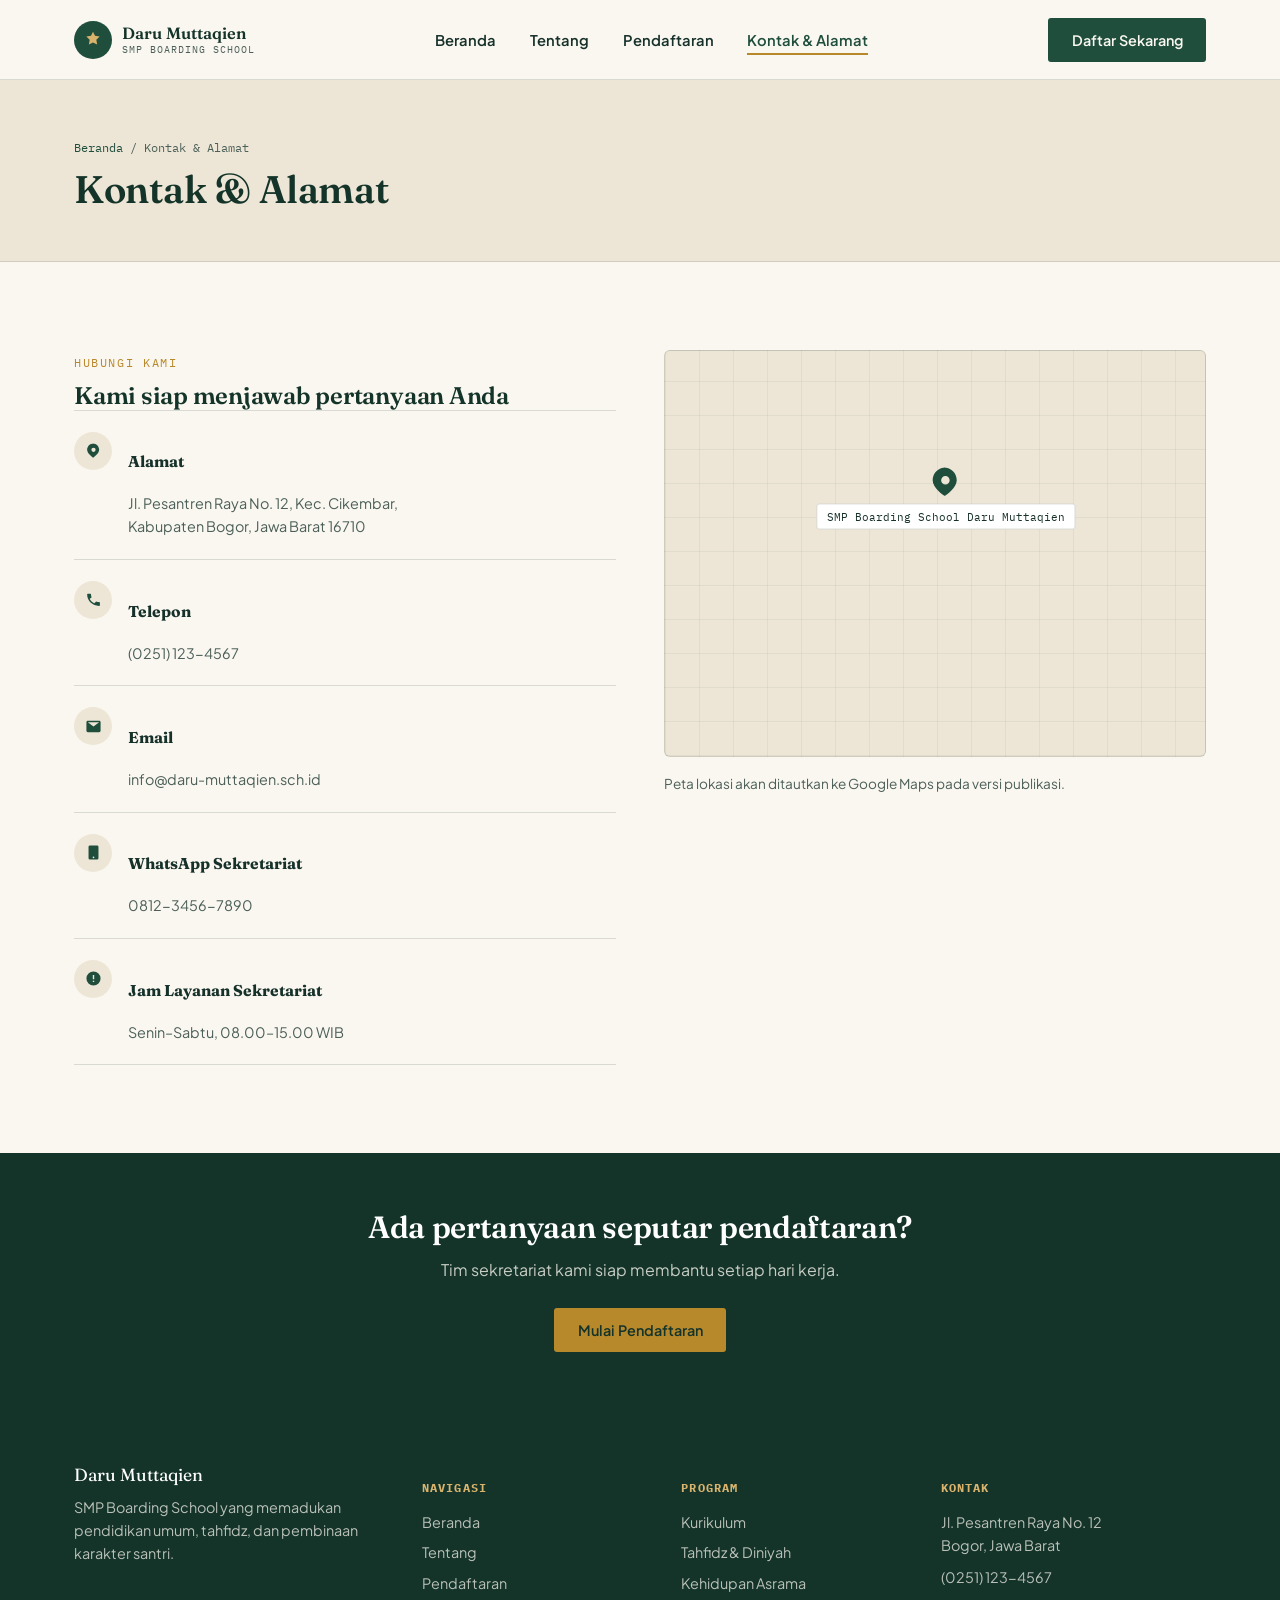
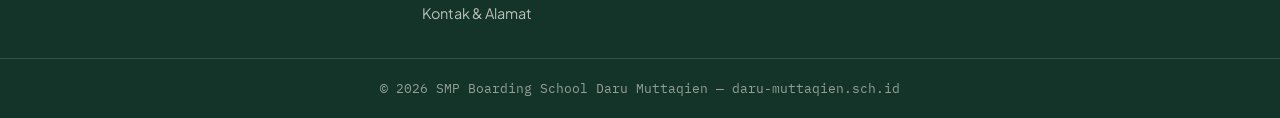
<file: kontak.html>
<!DOCTYPE html>
<html lang="id">
<head>
<meta charset="UTF-8">
<meta name="viewport" content="width=device-width, initial-scale=1.0">
<title>Kontak &amp; Alamat — SMP Boarding School Daru Muttaqien</title>
<link rel="stylesheet" href="style.css">
</head>
<body>
<a href="#main" class="skip-link">Lompat ke konten</a>

<header class="site">
  <div class="nav-wrap">
    <a href="index.html" class="brand">
      <span class="mark"><svg viewBox="0 0 24 24"><path d="M12 2l2.4 4.86L20 7.9l-4 3.9.95 5.55L12 14.9l-4.95 2.45L8 11.8l-4-3.9 5.6-1.04L12 2z"/></svg></span>
      <span class="name">Daru Muttaqien<small>SMP Boarding School</small></span>
    </a>
    <nav class="primary">
      <ul>
        <li><a href="index.html">Beranda</a></li>
        <li><a href="tentang.html">Tentang</a></li>
        <li><a href="pendaftaran.html">Pendaftaran</a></li>
        <li><a href="kontak.html" class="active">Kontak &amp; Alamat</a></li>
      </ul>
    </nav>
    <a href="pendaftaran.html" class="btn btn-primary">Daftar Sekarang</a>
  </div>
</header>

<main id="main">

  <div class="page-header">
    <div class="inner">
      <span class="breadcrumb"><a href="index.html">Beranda</a> / Kontak &amp; Alamat</span>
      <h1>Kontak &amp; Alamat</h1>
    </div>
  </div>

  <section class="section">
    <div class="contact-grid">
      <div>
        <span class="eyebrow">Hubungi Kami</span>
        <h2 style="font-size:1.5rem; margin-top:0.6rem; color:var(--emerald-deep);">Kami siap menjawab pertanyaan Anda</h2>

        <div class="contact-item">
          <span class="icon"><svg viewBox="0 0 24 24"><path d="M12 2C7 2 3 6 3 11c0 5.2 7.4 10.4 8 10.8.3.2.7.2 1 0 .6-.4 8-5.6 8-10.8 0-5-4-9-9-9zm0 12a3 3 0 110-6 3 3 0 010 6z"/></svg></span>
          <div><h4>Alamat</h4><p>Jl. Pesantren Raya No. 12, Kec. Cikembar,<br>Kabupaten Bogor, Jawa Barat 16710</p></div>
        </div>
        <div class="contact-item">
          <span class="icon"><svg viewBox="0 0 24 24"><path d="M6.6 10.8c1.4 2.8 3.8 5.2 6.6 6.6l2.2-2.2c.3-.3.7-.4 1-.2 1.1.4 2.3.6 3.6.6.6 0 1 .4 1 1V20c0 .6-.4 1-1 1C10.3 21 3 13.7 3 5c0-.6.4-1 1-1h3.5c.6 0 1 .4 1 1 0 1.3.2 2.5.6 3.6.1.4 0 .8-.2 1L6.6 10.8z"/></svg></span>
          <div><h4>Telepon</h4><p>(0251) 123-4567</p></div>
        </div>
        <div class="contact-item">
          <span class="icon"><svg viewBox="0 0 24 24"><path d="M2 6c0-1.1.9-2 2-2h16a2 2 0 012 2v12a2 2 0 01-2 2H4a2 2 0 01-2-2V6zm2 0l8 6 8-6"/></svg></span>
          <div><h4>Email</h4><p>info@daru-muttaqien.sch.id</p></div>
        </div>
        <div class="contact-item">
          <span class="icon"><svg viewBox="0 0 24 24"><path d="M17 2H7a2 2 0 00-2 2v16a2 2 0 002 2h10a2 2 0 002-2V4a2 2 0 00-2-2zM12 20a1.2 1.2 0 110-2.4 1.2 1.2 0 010 2.4z"/></svg></span>
          <div><h4>WhatsApp Sekretariat</h4><p>0812-3456-7890</p></div>
        </div>
        <div class="contact-item">
          <span class="icon"><svg viewBox="0 0 24 24"><path d="M12 2a10 10 0 100 20 10 10 0 000-20zm1 15h-2v-2h2v2zm0-4h-2V7h2v6z"/></svg></span>
          <div><h4>Jam Layanan Sekretariat</h4><p>Senin–Sabtu, 08.00–15.00 WIB</p></div>
        </div>
      </div>

      <div>
        <div class="map-box">
          <div class="pin">
            <svg viewBox="0 0 24 24"><path d="M12 2C7 2 3 6 3 11c0 5.2 7.4 10.4 8 10.8.3.2.7.2 1 0 .6-.4 8-5.6 8-10.8 0-5-4-9-9-9zm0 12a3 3 0 110-6 3 3 0 010 6z"/></svg>
            <span>SMP Boarding School Daru Muttaqien</span>
          </div>
        </div>
        <p style="margin-top:1rem; font-size:0.85rem;">Peta lokasi akan ditautkan ke Google Maps pada versi publikasi.</p>
      </div>
    </div>
  </section>

  <section class="cta-band">
    <h2>Ada pertanyaan seputar pendaftaran?</h2>
    <p>Tim sekretariat kami siap membantu setiap hari kerja.</p>
    <div class="hero-actions">
      <a href="pendaftaran.html" class="btn btn-gold">Mulai Pendaftaran</a>
    </div>
  </section>

</main>

<footer class="site">
  <div class="footer-grid">
    <div class="footer-brand">
      <div class="name">Daru Muttaqien</div>
      <p style="margin-top:0.7rem;">SMP Boarding School yang memadukan pendidikan umum, tahfidz, dan pembinaan karakter santri.</p>
    </div>
    <div>
      <h4>Navigasi</h4>
      <ul>
        <li><a href="index.html">Beranda</a></li>
        <li><a href="tentang.html">Tentang</a></li>
        <li><a href="pendaftaran.html">Pendaftaran</a></li>
        <li><a href="kontak.html">Kontak &amp; Alamat</a></li>
      </ul>
    </div>
    <div>
      <h4>Program</h4>
      <ul>
        <li><a href="tentang.html">Kurikulum</a></li>
        <li><a href="tentang.html">Tahfidz &amp; Diniyah</a></li>
        <li><a href="tentang.html">Kehidupan Asrama</a></li>
      </ul>
    </div>
    <div>
      <h4>Kontak</h4>
      <p>Jl. Pesantren Raya No. 12<br>Bogor, Jawa Barat</p>
      <p style="margin-top:0.6rem;">(0251) 123-4567</p>
    </div>
  </div>
  <div class="footer-bottom">© 2026 SMP Boarding School Daru Muttaqien — daru-muttaqien.sch.id</div>
</footer>

</body>
</html>
</file>
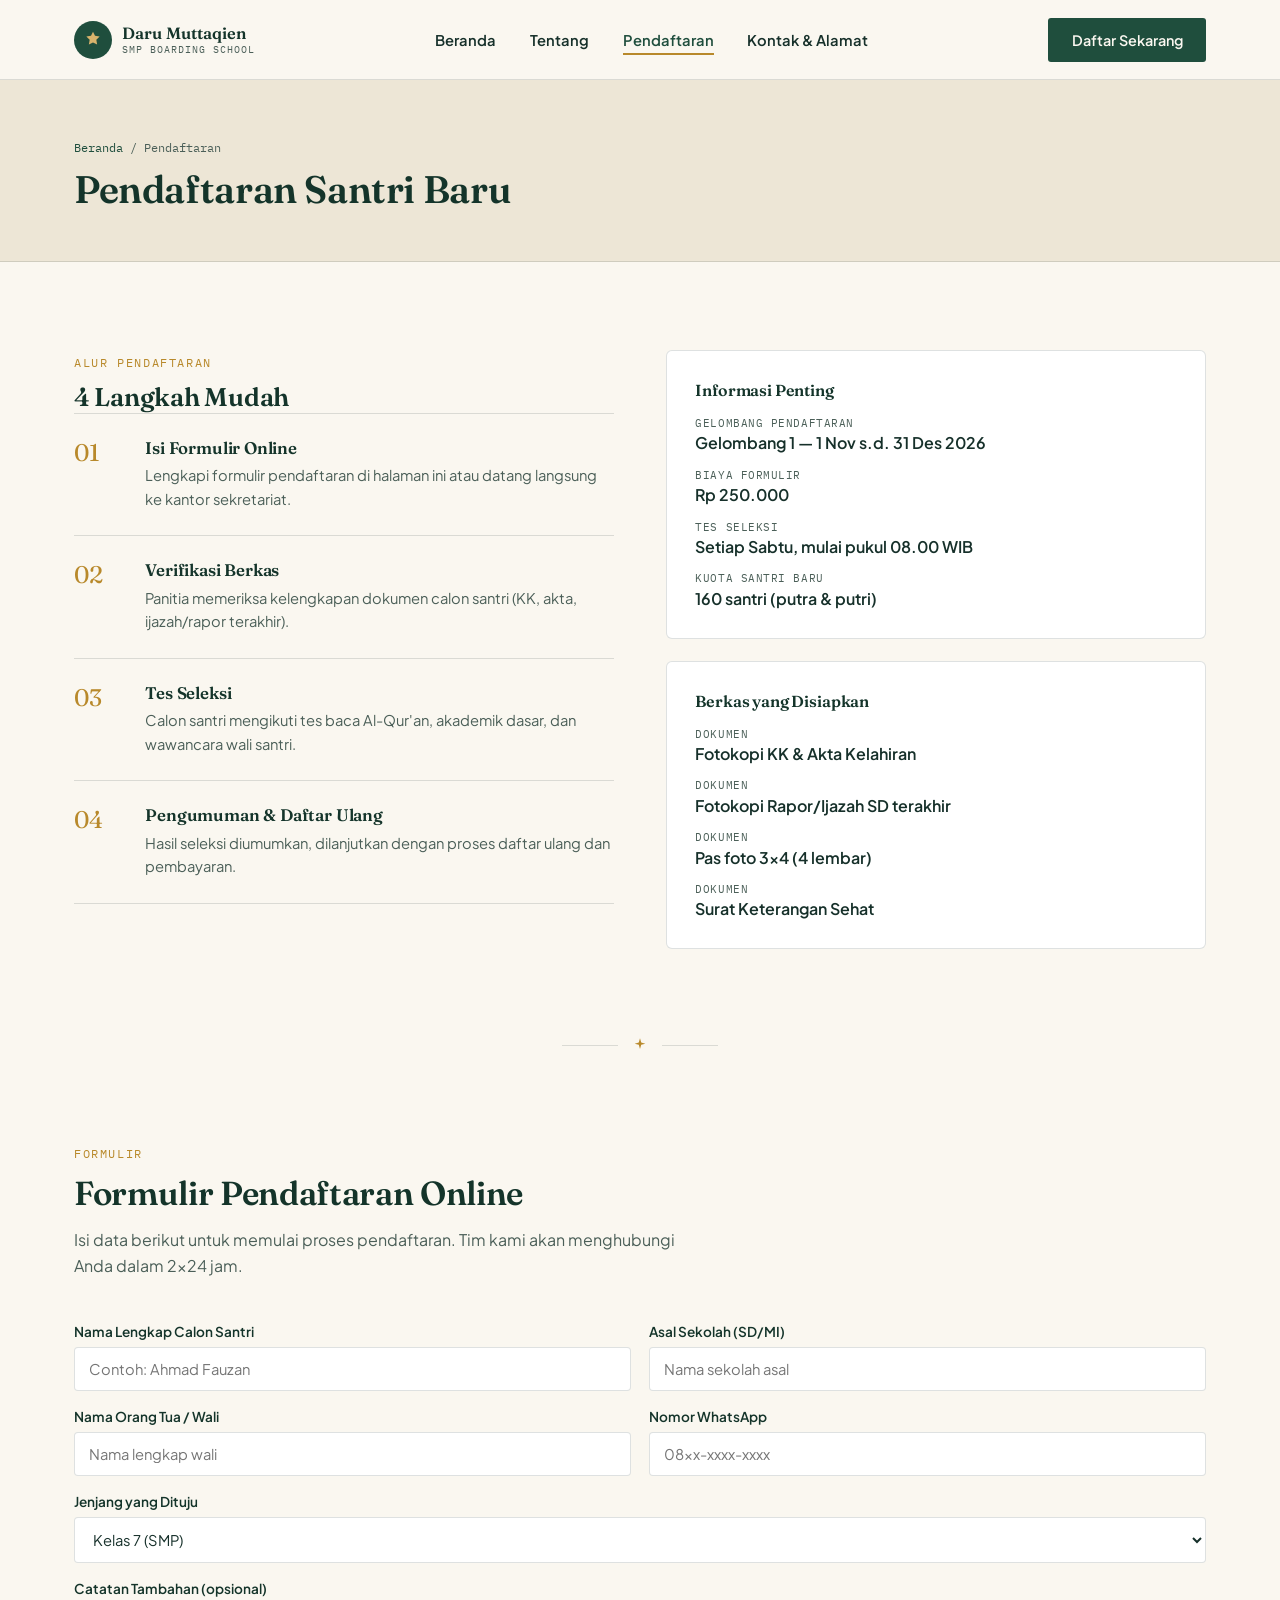
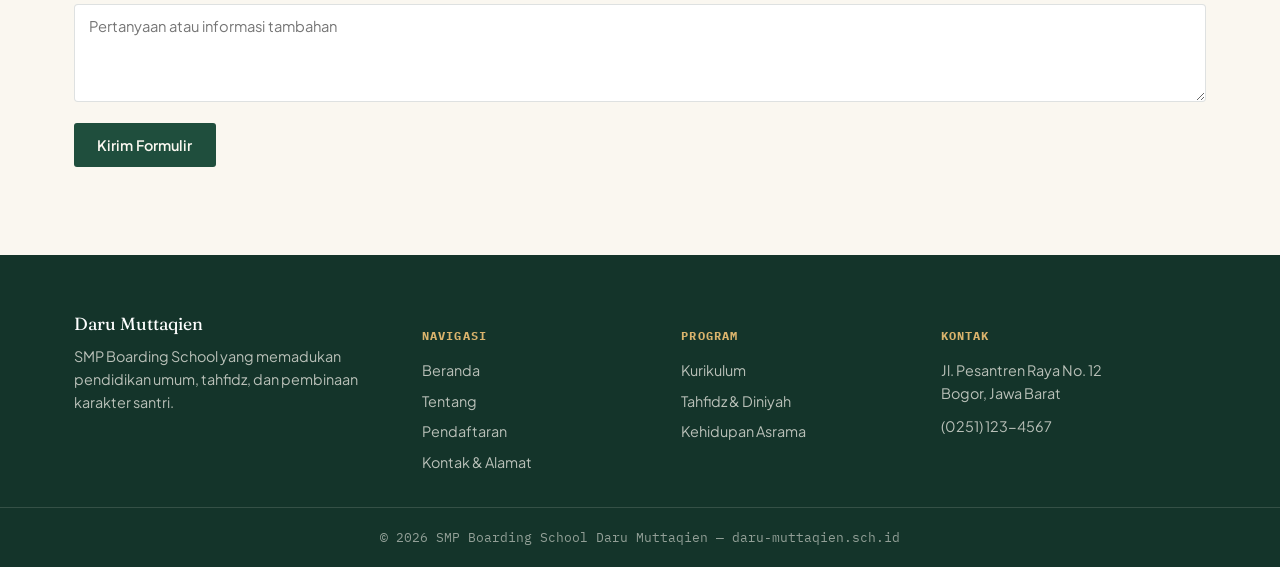
<file: pendaftaran.html>
<!DOCTYPE html>
<html lang="id">
<head>
<meta charset="UTF-8">
<meta name="viewport" content="width=device-width, initial-scale=1.0">
<title>Pendaftaran — SMP Boarding School Daru Muttaqien</title>
<link rel="stylesheet" href="style.css">
</head>
<body>
<a href="#main" class="skip-link">Lompat ke konten</a>

<header class="site">
  <div class="nav-wrap">
    <a href="index.html" class="brand">
      <span class="mark"><svg viewBox="0 0 24 24"><path d="M12 2l2.4 4.86L20 7.9l-4 3.9.95 5.55L12 14.9l-4.95 2.45L8 11.8l-4-3.9 5.6-1.04L12 2z"/></svg></span>
      <span class="name">Daru Muttaqien<small>SMP Boarding School</small></span>
    </a>
    <nav class="primary">
      <ul>
        <li><a href="index.html">Beranda</a></li>
        <li><a href="tentang.html">Tentang</a></li>
        <li><a href="pendaftaran.html" class="active">Pendaftaran</a></li>
        <li><a href="kontak.html">Kontak &amp; Alamat</a></li>
      </ul>
    </nav>
    <a href="#form-daftar" class="btn btn-primary">Daftar Sekarang</a>
  </div>
</header>

<main id="main">

  <div class="page-header">
    <div class="inner">
      <span class="breadcrumb"><a href="index.html">Beranda</a> / Pendaftaran</span>
      <h1>Pendaftaran Santri Baru</h1>
    </div>
  </div>

  <section class="section">
    <div class="split">
      <div>
        <span class="eyebrow">Alur Pendaftaran</span>
        <h2 style="font-size:1.6rem; margin-top:0.6rem; color:var(--emerald-deep);">4 Langkah Mudah</h2>
        <div class="step-list">
          <div class="step">
            <span class="n">01</span>
            <div><h3>Isi Formulir Online</h3><p>Lengkapi formulir pendaftaran di halaman ini atau datang langsung ke kantor sekretariat.</p></div>
          </div>
          <div class="step">
            <span class="n">02</span>
            <div><h3>Verifikasi Berkas</h3><p>Panitia memeriksa kelengkapan dokumen calon santri (KK, akta, ijazah/rapor terakhir).</p></div>
          </div>
          <div class="step">
            <span class="n">03</span>
            <div><h3>Tes Seleksi</h3><p>Calon santri mengikuti tes baca Al-Qur'an, akademik dasar, dan wawancara wali santri.</p></div>
          </div>
          <div class="step">
            <span class="n">04</span>
            <div><h3>Pengumuman &amp; Daftar Ulang</h3><p>Hasil seleksi diumumkan, dilanjutkan dengan proses daftar ulang dan pembayaran.</p></div>
          </div>
        </div>
      </div>

      <div>
        <div class="info-card">
          <h3>Informasi Penting</h3>
          <dl>
            <div><dt>Gelombang Pendaftaran</dt><dd>Gelombang 1 — 1 Nov s.d. 31 Des 2026</dd></div>
            <div><dt>Biaya Formulir</dt><dd>Rp 250.000</dd></div>
            <div><dt>Tes Seleksi</dt><dd>Setiap Sabtu, mulai pukul 08.00 WIB</dd></div>
            <div><dt>Kuota Santri Baru</dt><dd>160 santri (putra &amp; putri)</dd></div>
          </dl>
        </div>
        <div class="info-card" style="margin-top:1.4rem;">
          <h3>Berkas yang Disiapkan</h3>
          <dl>
            <div><dt>Dokumen</dt><dd>Fotokopi KK &amp; Akta Kelahiran</dd></div>
            <div><dt>Dokumen</dt><dd>Fotokopi Rapor/Ijazah SD terakhir</dd></div>
            <div><dt>Dokumen</dt><dd>Pas foto 3x4 (4 lembar)</dd></div>
            <div><dt>Dokumen</dt><dd>Surat Keterangan Sehat</dd></div>
          </dl>
        </div>
      </div>
    </div>
  </section>

  <div class="star-divider"><span class="line"></span><svg viewBox="0 0 24 24"><path d="M12 2l1.8 6.2L20 10l-6.2 1.8L12 18l-1.8-6.2L4 10l6.2-1.8L12 2z"/></svg><span class="line"></span></div>

  <section class="section" id="form-daftar">
    <div class="section-head">
      <span class="eyebrow">Formulir</span>
      <h2>Formulir Pendaftaran Online</h2>
      <p>Isi data berikut untuk memulai proses pendaftaran. Tim kami akan menghubungi Anda dalam 2x24 jam.</p>
    </div>

    <form class="form" onsubmit="return false;">
      <div class="form-row">
        <div>
          <label for="nama">Nama Lengkap Calon Santri</label>
          <input type="text" id="nama" name="nama" placeholder="Contoh: Ahmad Fauzan" required>
        </div>
        <div>
          <label for="asalSekolah">Asal Sekolah (SD/MI)</label>
          <input type="text" id="asalSekolah" name="asalSekolah" placeholder="Nama sekolah asal" required>
        </div>
      </div>
      <div class="form-row">
        <div>
          <label for="namaWali">Nama Orang Tua / Wali</label>
          <input type="text" id="namaWali" name="namaWali" placeholder="Nama lengkap wali" required>
        </div>
        <div>
          <label for="telepon">Nomor WhatsApp</label>
          <input type="tel" id="telepon" name="telepon" placeholder="08xx-xxxx-xxxx" required>
        </div>
      </div>
      <div>
        <label for="jenjang">Jenjang yang Dituju</label>
        <select id="jenjang" name="jenjang">
          <option>Kelas 7 (SMP)</option>
        </select>
      </div>
      <div>
        <label for="pesan">Catatan Tambahan (opsional)</label>
        <textarea id="pesan" name="pesan" rows="4" placeholder="Pertanyaan atau informasi tambahan"></textarea>
      </div>
      <div>
        <button type="submit" class="btn btn-primary">Kirim Formulir</button>
      </div>
    </form>
  </section>

</main>

<footer class="site">
  <div class="footer-grid">
    <div class="footer-brand">
      <div class="name">Daru Muttaqien</div>
      <p style="margin-top:0.7rem;">SMP Boarding School yang memadukan pendidikan umum, tahfidz, dan pembinaan karakter santri.</p>
    </div>
    <div>
      <h4>Navigasi</h4>
      <ul>
        <li><a href="index.html">Beranda</a></li>
        <li><a href="tentang.html">Tentang</a></li>
        <li><a href="pendaftaran.html">Pendaftaran</a></li>
        <li><a href="kontak.html">Kontak &amp; Alamat</a></li>
      </ul>
    </div>
    <div>
      <h4>Program</h4>
      <ul>
        <li><a href="tentang.html">Kurikulum</a></li>
        <li><a href="tentang.html">Tahfidz &amp; Diniyah</a></li>
        <li><a href="tentang.html">Kehidupan Asrama</a></li>
      </ul>
    </div>
    <div>
      <h4>Kontak</h4>
      <p>Jl. Pesantren Raya No. 12<br>Bogor, Jawa Barat</p>
      <p style="margin-top:0.6rem;">(0251) 123-4567</p>
    </div>
  </div>
  <div class="footer-bottom">© 2026 SMP Boarding School Daru Muttaqien — daru-muttaqien.sch.id</div>
</footer>

</body>
</html>
</file>
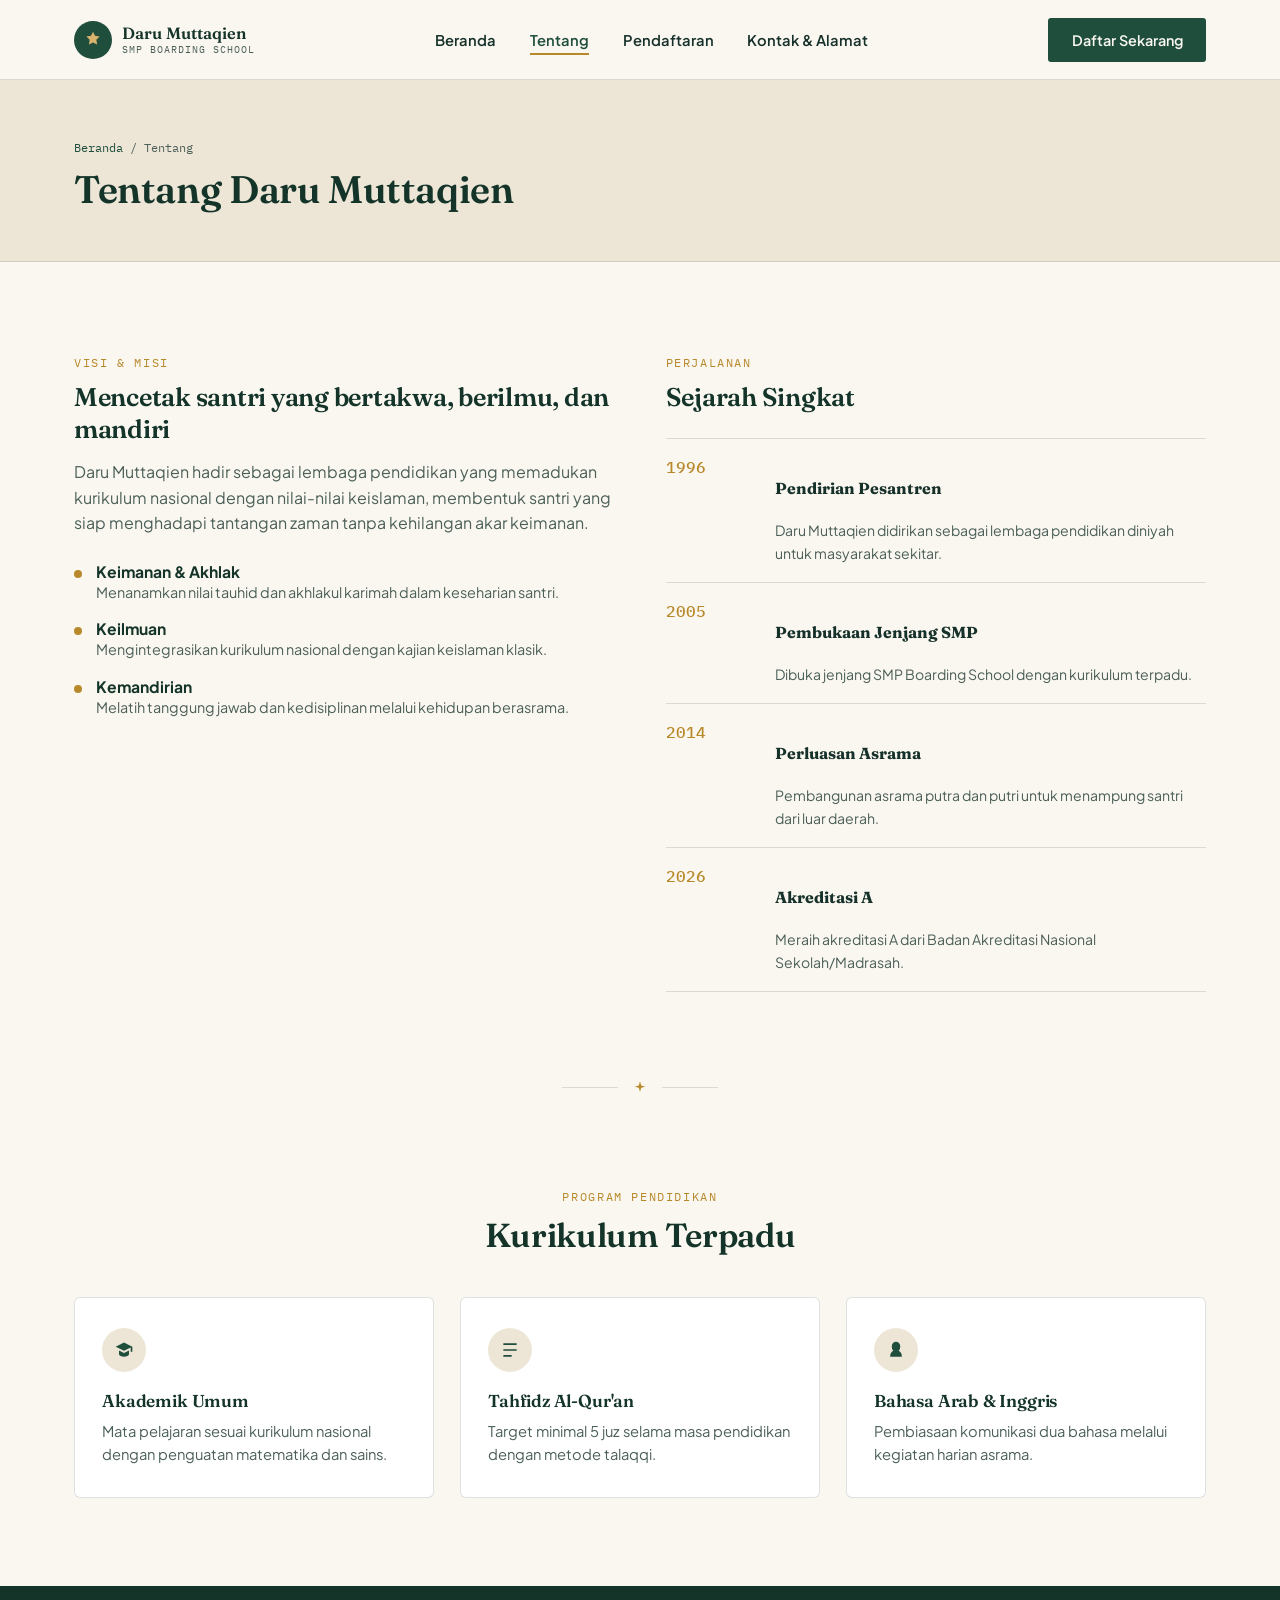
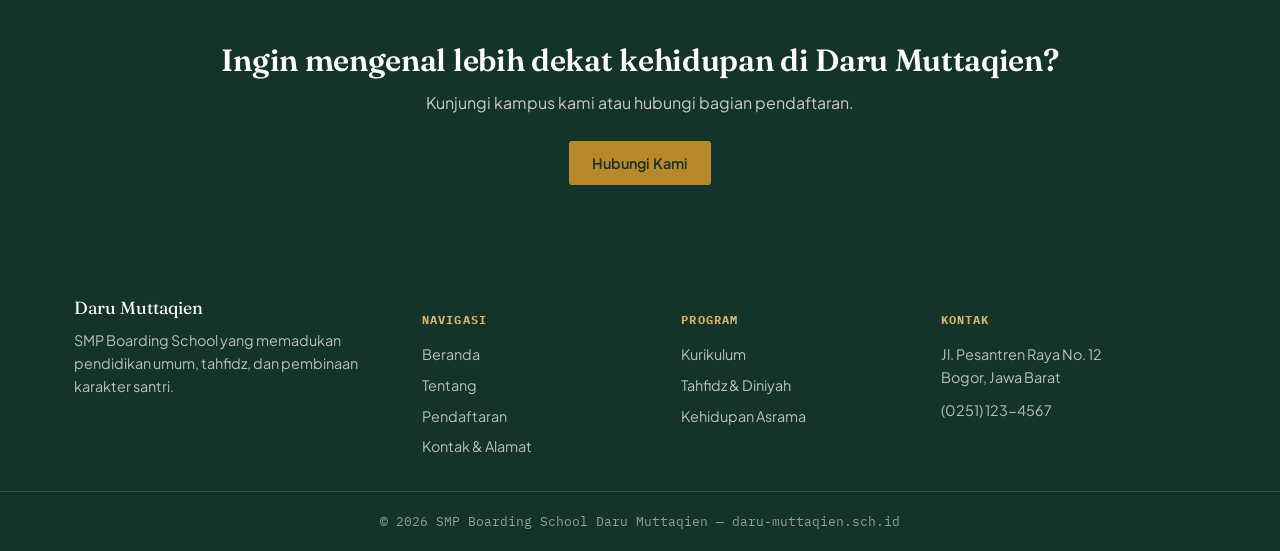
<file: tentang.html>
<!DOCTYPE html>
<html lang="id">
<head>
<meta charset="UTF-8">
<meta name="viewport" content="width=device-width, initial-scale=1.0">
<title>Tentang — SMP Boarding School Daru Muttaqien</title>
<link rel="stylesheet" href="style.css">
</head>
<body>
<a href="#main" class="skip-link">Lompat ke konten</a>

<header class="site">
  <div class="nav-wrap">
    <a href="index.html" class="brand">
      <span class="mark"><svg viewBox="0 0 24 24"><path d="M12 2l2.4 4.86L20 7.9l-4 3.9.95 5.55L12 14.9l-4.95 2.45L8 11.8l-4-3.9 5.6-1.04L12 2z"/></svg></span>
      <span class="name">Daru Muttaqien<small>SMP Boarding School</small></span>
    </a>
    <nav class="primary">
      <ul>
        <li><a href="index.html">Beranda</a></li>
        <li><a href="tentang.html" class="active">Tentang</a></li>
        <li><a href="pendaftaran.html">Pendaftaran</a></li>
        <li><a href="kontak.html">Kontak &amp; Alamat</a></li>
      </ul>
    </nav>
    <a href="pendaftaran.html" class="btn btn-primary">Daftar Sekarang</a>
  </div>
</header>

<main id="main">

  <div class="page-header">
    <div class="inner">
      <span class="breadcrumb"><a href="index.html">Beranda</a> / Tentang</span>
      <h1>Tentang Daru Muttaqien</h1>
    </div>
  </div>

  <section class="section">
    <div class="split">
      <div>
        <span class="eyebrow">Visi &amp; Misi</span>
        <h2 style="font-size:1.6rem; margin-top:0.6rem; color:var(--emerald-deep);">Mencetak santri yang bertakwa, berilmu, dan mandiri</h2>
        <p style="margin-top:0.9rem;">Daru Muttaqien hadir sebagai lembaga pendidikan yang memadukan kurikulum nasional dengan nilai-nilai keislaman, membentuk santri yang siap menghadapi tantangan zaman tanpa kehilangan akar keimanan.</p>
        <ul class="value-list">
          <li><span class="dot"></span><div><strong>Keimanan &amp; Akhlak</strong><span>Menanamkan nilai tauhid dan akhlakul karimah dalam keseharian santri.</span></div></li>
          <li><span class="dot"></span><div><strong>Keilmuan</strong><span>Mengintegrasikan kurikulum nasional dengan kajian keislaman klasik.</span></div></li>
          <li><span class="dot"></span><div><strong>Kemandirian</strong><span>Melatih tanggung jawab dan kedisiplinan melalui kehidupan berasrama.</span></div></li>
        </ul>
      </div>

      <div>
        <span class="eyebrow">Perjalanan</span>
        <h2 style="font-size:1.6rem; margin-top:0.6rem; color:var(--emerald-deep);">Sejarah Singkat</h2>
        <div class="timeline">
          <div class="row">
            <span class="year">1996</span>
            <div><h4>Pendirian Pesantren</h4><p>Daru Muttaqien didirikan sebagai lembaga pendidikan diniyah untuk masyarakat sekitar.</p></div>
          </div>
          <div class="row">
            <span class="year">2005</span>
            <div><h4>Pembukaan Jenjang SMP</h4><p>Dibuka jenjang SMP Boarding School dengan kurikulum terpadu.</p></div>
          </div>
          <div class="row">
            <span class="year">2014</span>
            <div><h4>Perluasan Asrama</h4><p>Pembangunan asrama putra dan putri untuk menampung santri dari luar daerah.</p></div>
          </div>
          <div class="row">
            <span class="year">2026</span>
            <div><h4>Akreditasi A</h4><p>Meraih akreditasi A dari Badan Akreditasi Nasional Sekolah/Madrasah.</p></div>
          </div>
        </div>
      </div>
    </div>
  </section>

  <div class="star-divider"><span class="line"></span><svg viewBox="0 0 24 24"><path d="M12 2l1.8 6.2L20 10l-6.2 1.8L12 18l-1.8-6.2L4 10l6.2-1.8L12 2z"/></svg><span class="line"></span></div>

  <section class="section" aria-labelledby="program-heading">
    <div class="section-head center" style="margin-bottom:2.6rem;">
      <span class="eyebrow">Program Pendidikan</span>
      <h2 id="program-heading">Kurikulum Terpadu</h2>
    </div>
    <div class="program-grid">
      <div class="program-card">
        <span class="icon"><svg viewBox="0 0 24 24"><path d="M12 3L2 8l10 5 8-4v5h2V8L12 3zM6 12.5V17c0 1.5 3 3 6 3s6-1.5 6-3v-4.5l-6 3-6-3z"/></svg></span>
        <h3>Akademik Umum</h3>
        <p>Mata pelajaran sesuai kurikulum nasional dengan penguatan matematika dan sains.</p>
      </div>
      <div class="program-card">
        <span class="icon"><svg viewBox="0 0 24 24"><path d="M4 4h16v2H4V4zm0 7h16v2H4v-2zm0 7h10v2H4v-2z"/></svg></span>
        <h3>Tahfidz Al-Qur'an</h3>
        <p>Target minimal 5 juz selama masa pendidikan dengan metode talaqqi.</p>
      </div>
      <div class="program-card">
        <span class="icon"><svg viewBox="0 0 24 24"><path d="M12 2a5 5 0 015 5v2a5 5 0 01-10 0V7a5 5 0 015-5zm-7 18v-1a7 7 0 0114 0v1H5z"/></svg></span>
        <h3>Bahasa Arab &amp; Inggris</h3>
        <p>Pembiasaan komunikasi dua bahasa melalui kegiatan harian asrama.</p>
      </div>
    </div>
  </section>

  <section class="cta-band">
    <h2>Ingin mengenal lebih dekat kehidupan di Daru Muttaqien?</h2>
    <p>Kunjungi kampus kami atau hubungi bagian pendaftaran.</p>
    <div class="hero-actions">
      <a href="kontak.html" class="btn btn-gold">Hubungi Kami</a>
    </div>
  </section>

</main>

<footer class="site">
  <div class="footer-grid">
    <div class="footer-brand">
      <div class="name">Daru Muttaqien</div>
      <p style="margin-top:0.7rem;">SMP Boarding School yang memadukan pendidikan umum, tahfidz, dan pembinaan karakter santri.</p>
    </div>
    <div>
      <h4>Navigasi</h4>
      <ul>
        <li><a href="index.html">Beranda</a></li>
        <li><a href="tentang.html">Tentang</a></li>
        <li><a href="pendaftaran.html">Pendaftaran</a></li>
        <li><a href="kontak.html">Kontak &amp; Alamat</a></li>
      </ul>
    </div>
    <div>
      <h4>Program</h4>
      <ul>
        <li><a href="tentang.html">Kurikulum</a></li>
        <li><a href="tentang.html">Tahfidz &amp; Diniyah</a></li>
        <li><a href="tentang.html">Kehidupan Asrama</a></li>
      </ul>
    </div>
    <div>
      <h4>Kontak</h4>
      <p>Jl. Pesantren Raya No. 12<br>Bogor, Jawa Barat</p>
      <p style="margin-top:0.6rem;">(0251) 123-4567</p>
    </div>
  </div>
  <div class="footer-bottom">© 2026 SMP Boarding School Daru Muttaqien — daru-muttaqien.sch.id</div>
</footer>

</body>
</html>
</file>
<file: style.css>
/* ===========================================================
   SMP Boarding School Daru Muttaqien — design tokens
   Palette:  --emerald (primary), --sand (bg), --gold (accent),
             --ink (text), --paper (surface)
   Type:     Fraunces (display) / Plus Jakarta Sans (body) /
             IBM Plex Mono (labels, dates, eyebrows)
   Signature: 8-point Islamic star motif used as a quiet divider
   =========================================================== */

@import url('https://fonts.googleapis.com/css2?family=Fraunces:opsz,wght@9..144,400;9..144,500;9..144,600;9..144,700&family=Plus+Jakarta+Sans:wght@400;500;600;700&family=IBM+Plex+Mono:wght@400;500&display=swap');

:root{
  --emerald: #1F4E3D;
  --emerald-deep: #14342A;
  --sand: #EDE6D6;
  --paper: #FAF7F0;
  --gold: #B8892B;
  --gold-soft: #D9B36C;
  --ink: #16302A;
  --ink-soft: #4B5F58;
  --line: rgba(22,48,42,0.14);

  --display: 'Fraunces', serif;
  --body: 'Plus Jakarta Sans', sans-serif;
  --mono: 'IBM Plex Mono', monospace;
}

*{ box-sizing:border-box; }
html{ scroll-behavior:smooth; }
body{
  margin:0;
  font-family: var(--body);
  color: var(--ink);
  background: var(--paper);
  -webkit-font-smoothing:antialiased;
}
img{ max-width:100%; display:block; }
a{ color:inherit; text-decoration:none; }
h1,h2,h3{ font-family: var(--display); margin:0; font-weight:600; letter-spacing:-0.01em; }
p{ margin:0; line-height:1.6; color: var(--ink-soft); }
.eyebrow{
  font-family: var(--mono);
  font-size: 0.72rem;
  letter-spacing: 0.14em;
  text-transform: uppercase;
  color: var(--gold);
}

/* Skip link for keyboard users */
.skip-link{
  position:absolute; left:-999px; top:auto;
  background:var(--emerald); color:#fff; padding:0.75rem 1.25rem;
  border-radius:0 0 8px 0; z-index:200; font-family:var(--body);
}
.skip-link:focus{ left:0; top:0; }

:focus-visible{ outline: 2px solid var(--gold); outline-offset: 3px; }

/* ---------- Star motif (signature element) ---------- */
.star-divider{
  display:flex; align-items:center; justify-content:center;
  gap:0.85rem; margin: 0 auto;
}
.star-divider .line{ height:1px; width:56px; background:var(--line); }
.star-divider svg{ width:16px; height:16px; fill:var(--gold); }

/* ---------- Header / Nav ---------- */
header.site{
  position: sticky; top:0; z-index:100;
  background: rgba(250,247,240,0.92);
  backdrop-filter: blur(8px);
  border-bottom: 1px solid var(--line);
}
.nav-wrap{
  max-width:1180px; margin:0 auto; padding: 1.1rem 1.5rem;
  display:flex; align-items:center; justify-content:space-between;
}
.brand{ display:flex; align-items:center; gap:0.65rem; }
.brand .mark{
  width:38px; height:38px; border-radius:50%;
  background: var(--emerald);
  display:flex; align-items:center; justify-content:center;
  flex-shrink:0;
}
.brand .mark svg{ width:20px; height:20px; fill: var(--gold-soft); }
.brand .name{ font-family:var(--display); font-weight:600; font-size:1.02rem; line-height:1.15; color:var(--emerald-deep); }
.brand .name small{ display:block; font-family:var(--mono); font-size:0.62rem; letter-spacing:0.1em; color: var(--ink-soft); text-transform:uppercase; font-weight:400; margin-top:2px; }

nav.primary ul{ list-style:none; display:flex; gap:2.1rem; margin:0; padding:0; }
nav.primary a{
  font-size:0.92rem; font-weight:600; color: var(--ink);
  position:relative; padding-bottom:4px;
}
nav.primary a.active{ color: var(--emerald); }
nav.primary a.active::after{
  content:''; position:absolute; left:0; right:0; bottom:-2px; height:2px;
  background: var(--gold);
}
nav.primary a:hover{ color: var(--emerald); }

.nav-toggle{ display:none; }

/* ---------- Buttons ---------- */
.btn{
  display:inline-flex; align-items:center; gap:0.5rem;
  font-family: var(--body); font-weight:600; font-size:0.9rem;
  padding: 0.75rem 1.4rem; border-radius: 3px;
  border:1px solid transparent; cursor:pointer;
}
.btn-primary{ background: var(--emerald); color: var(--paper); }
.btn-primary:hover{ background: var(--emerald-deep); }
.btn-ghost{ border-color: var(--ink); color: var(--ink); }
.btn-ghost:hover{ border-color: var(--emerald); color: var(--emerald); }
.btn-gold{ background: var(--gold); color: var(--emerald-deep); }
.btn-gold:hover{ background: var(--gold-soft); }

/* ---------- Hero ---------- */
.hero{
  position:relative; overflow:hidden;
  background: var(--emerald);
  color: var(--paper);
}
.hero::before{
  content:'';
  position:absolute; inset:0;
  background-image:
    radial-gradient(circle at 15% 20%, rgba(217,179,108,0.10), transparent 40%),
    radial-gradient(circle at 85% 80%, rgba(217,179,108,0.08), transparent 45%);
}
.hero-grid{
  position:relative;
  max-width:1180px; margin:0 auto; padding: 4.5rem 1.5rem 5rem;
  display:grid; grid-template-columns: 1.05fr 0.95fr; gap: 3rem; align-items:center;
}
.hero h1{ font-size: clamp(2.1rem, 3.6vw, 3.1rem); line-height:1.12; color:#fff; margin: 0.9rem 0 1.2rem; }
.hero h1 em{ font-style:italic; color: var(--gold-soft); }
.hero p.lead{ color: rgba(250,247,240,0.82); font-size:1.05rem; max-width: 46ch; }
.hero-actions{ display:flex; gap:0.9rem; margin-top:2rem; flex-wrap:wrap; }
.hero .eyebrow{ color: var(--gold-soft); }

/* Arch-framed visual — references boarding-school architecture */
.arch-frame{
  position:relative; aspect-ratio: 3/4; max-width:380px; margin: 0 auto;
  border-radius: 190px 190px 8px 8px;
  overflow:hidden;
  border: 1px solid rgba(217,179,108,0.4);
  background:
    repeating-linear-gradient(135deg, rgba(217,179,108,0.14) 0 2px, transparent 2px 26px),
    linear-gradient(160deg, #2A6350, #14342A 70%);
}
.arch-frame .tag{
  position:absolute; left:1.1rem; bottom:1.1rem; right:1.1rem;
  background: rgba(20,52,42,0.72); backdrop-filter: blur(4px);
  border: 1px solid rgba(217,179,108,0.35);
  padding: 0.85rem 1rem; border-radius:4px;
}
.arch-frame .tag .eyebrow{ color: var(--gold-soft); }
.arch-frame .tag strong{ display:block; color:#fff; font-family:var(--display); font-size:1.15rem; margin-top:2px; }

.stat-row{
  display:grid; grid-template-columns: repeat(3,1fr);
  max-width:1180px; margin: 0 auto; padding: 0 1.5rem;
  transform: translateY(-48px);
}
.stat-card{
  background: var(--paper);
  border: 1px solid var(--line);
  padding: 1.5rem 1.6rem;
  border-right:none;
}
.stat-card:first-child{ border-radius: 6px 0 0 6px; }
.stat-card:last-child{ border-radius: 0 6px 6px 0; border-right:1px solid var(--line); }
.stat-card .num{ font-family: var(--display); font-size:2.1rem; color: var(--emerald); }
.stat-card .label{ font-family: var(--mono); font-size:0.72rem; letter-spacing:0.06em; color: var(--ink-soft); margin-top:0.3rem; text-transform:uppercase; }

/* ---------- Section shell ---------- */
.section{ max-width:1180px; margin:0 auto; padding: 5.5rem 1.5rem; }
.section-head{ max-width:640px; margin-bottom: 2.8rem; }
.section-head h2{ font-size: clamp(1.6rem,2.6vw,2.15rem); margin-top:0.6rem; color: var(--emerald-deep); }
.section-head p{ margin-top:0.9rem; }
.section-head.center{ margin-left:auto; margin-right:auto; text-align:center; }

/* ---------- Berita Terkini grid (mirrors the wireframe) ---------- */
.news-grid{
  display:grid;
  grid-template-columns: 1fr 1fr;
  grid-template-rows: auto auto;
  gap: 1.4rem;
}
.news-feature{
  position:relative; border-radius:6px; overflow:hidden;
  aspect-ratio: 4/3;
  background: linear-gradient(150deg, var(--emerald) 0%, var(--emerald-deep) 100%);
}
.news-feature .pattern{
  position:absolute; inset:0; opacity:0.5;
  background-image: repeating-linear-gradient(45deg, rgba(217,179,108,0.16) 0 1px, transparent 1px 22px),
                     repeating-linear-gradient(-45deg, rgba(217,179,108,0.10) 0 1px, transparent 1px 22px);
}
.news-feature .content{
  position:absolute; left:0; right:0; bottom:0; padding: 1.4rem;
  background: linear-gradient(0deg, rgba(15,35,29,0.88), transparent);
  color:#fff;
}
.news-feature .eyebrow{ color: var(--gold-soft); }
.news-feature h3{ color:#fff; font-size:1.25rem; margin-top:0.4rem; }

.news-small{
  background: #fff; border:1px solid var(--line); border-radius:6px;
  overflow:hidden; display:flex; flex-direction:column;
}
.news-small .thumb{
  aspect-ratio: 16/10;
  background: linear-gradient(135deg, var(--sand), #E3D9C2);
  position:relative;
}
.news-small .thumb::after{
  content:''; position:absolute; inset:0;
  background-image: repeating-linear-gradient(60deg, rgba(31,78,61,0.06) 0 1px, transparent 1px 16px);
}
.news-small .content{ padding: 1rem 1.1rem 1.2rem; }
.news-small .content .date{ font-family:var(--mono); font-size:0.68rem; color: var(--ink-soft); letter-spacing:0.04em; }
.news-small h4{ font-family:var(--display); font-weight:600; font-size:1rem; margin-top:0.35rem; color: var(--ink); }

.news-row-small{ grid-column: 1 / -1; display:grid; grid-template-columns: repeat(4,1fr); gap:1.4rem; }

/* ---------- Program / feature list ---------- */
.program-grid{ display:grid; grid-template-columns: repeat(3,1fr); gap:1.6rem; }
.program-card{
  background:#fff; border:1px solid var(--line); border-radius:6px; padding: 1.9rem 1.7rem;
}
.program-card .icon{
  width:44px; height:44px; border-radius:50%; background: var(--sand);
  display:flex; align-items:center; justify-content:center; margin-bottom:1.1rem;
}
.program-card .icon svg{ width:20px; height:20px; fill: var(--emerald); }
.program-card h3{ font-size:1.08rem; color: var(--emerald-deep); }
.program-card p{ margin-top:0.55rem; font-size:0.92rem; }

/* ---------- CTA band ---------- */
.cta-band{
  background: var(--emerald-deep); color:#fff;
  padding: 3.4rem 1.5rem; text-align:center;
}
.cta-band h2{ color:#fff; font-size: clamp(1.5rem,2.4vw,2rem); }
.cta-band p{ color: rgba(250,247,240,0.78); margin-top:0.7rem; }
.cta-band .hero-actions{ justify-content:center; margin-top:1.6rem; }

/* ---------- Footer ---------- */
footer.site{ background: var(--emerald-deep); color: rgba(250,247,240,0.75); }
.footer-grid{
  max-width:1180px; margin:0 auto; padding: 3.6rem 1.5rem 2.2rem;
  display:grid; grid-template-columns: 1.4fr 1fr 1fr 1.2fr; gap:2.4rem;
}
.footer-grid h4{ font-family:var(--mono); font-size:0.72rem; letter-spacing:0.1em; text-transform:uppercase; color: var(--gold-soft); margin-bottom:1rem; }
.footer-grid p, .footer-grid a{ font-size:0.9rem; color: rgba(250,247,240,0.72); }
.footer-grid ul{ list-style:none; margin:0; padding:0; display:flex; flex-direction:column; gap:0.6rem; }
.footer-grid a:hover{ color:#fff; }
.footer-brand .name{ font-family:var(--display); color:#fff; font-size:1.1rem; }
.footer-bottom{
  border-top:1px solid rgba(250,247,240,0.14);
  text-align:center; padding: 1.3rem 1.5rem; font-size:0.8rem;
  font-family: var(--mono); color: rgba(250,247,240,0.55);
}

/* ---------- Page header (inner pages) ---------- */
.page-header{ background: var(--sand); border-bottom:1px solid var(--line); }
.page-header .inner{ max-width:1180px; margin:0 auto; padding: 3.4rem 1.5rem 3rem; }
.page-header h1{ font-size: clamp(1.9rem,3vw,2.6rem); color: var(--emerald-deep); margin-top:0.6rem; }
.breadcrumb{ font-family:var(--mono); font-size:0.75rem; color: var(--ink-soft); }
.breadcrumb a{ color: var(--emerald); }

/* ---------- Tentang page ---------- */
.split{ display:grid; grid-template-columns: 1fr 1fr; gap: 3.2rem; align-items:start; }
.value-list{ list-style:none; margin: 1.6rem 0 0; padding:0; display:flex; flex-direction:column; gap:1.1rem; }
.value-list li{ display:flex; gap:0.9rem; align-items:flex-start; }
.value-list .dot{ width:8px; height:8px; border-radius:50%; background: var(--gold); margin-top:0.5rem; flex-shrink:0; }
.value-list strong{ display:block; color: var(--emerald-deep); font-size:0.98rem; }
.value-list span{ color: var(--ink-soft); font-size:0.9rem; }

.timeline{ display:flex; flex-direction:column; gap:0; margin-top:1.6rem; }
.timeline .row{ display:grid; grid-template-columns: 90px 1fr; gap:1.2rem; padding: 1.1rem 0; border-top:1px solid var(--line); }
.timeline .row:last-child{ border-bottom:1px solid var(--line); }
.timeline .year{ font-family:var(--mono); color: var(--gold); font-weight:500; }
.timeline h4{ font-family:var(--display); font-size:1rem; color:var(--ink); }
.timeline p{ font-size:0.88rem; margin-top:0.25rem; }

/* ---------- Pendaftaran page ---------- */
.step-list{ display:flex; flex-direction:column; gap:0; }
.step{ display:grid; grid-template-columns:52px 1fr; gap:1.2rem; padding: 1.5rem 0; border-top:1px solid var(--line); }
.step:last-child{ border-bottom: 1px solid var(--line); }
.step .n{ font-family:var(--display); font-size:1.5rem; color: var(--gold); }
.step h3{ font-size:1.05rem; color: var(--emerald-deep); }
.step p{ margin-top:0.4rem; font-size:0.92rem; }

.info-card{ background:#fff; border:1px solid var(--line); border-radius:6px; padding:1.8rem; }
.info-card h3{ font-size:1rem; color:var(--emerald-deep); margin-bottom:1rem; }
.info-card dl{ margin:0; display:flex; flex-direction:column; gap:0.9rem; }
.info-card dt{ font-family:var(--mono); font-size:0.68rem; letter-spacing:0.05em; text-transform:uppercase; color: var(--ink-soft); }
.info-card dd{ margin:0.15rem 0 0; font-weight:600; color:var(--ink); }

form.form{ display:flex; flex-direction:column; gap:1.1rem; margin-top:1.8rem; }
form.form label{ font-size:0.85rem; font-weight:600; color: var(--emerald-deep); display:block; margin-bottom:0.4rem; }
form.form input, form.form select, form.form textarea{
  width:100%; padding:0.75rem 0.9rem; border:1px solid var(--line); border-radius:4px;
  font-family: var(--body); font-size:0.92rem; background:#fff; color:var(--ink);
}
form.form input:focus, form.form select:focus, form.form textarea:focus{ outline:2px solid var(--gold); outline-offset:1px; border-color:transparent; }
.form-row{ display:grid; grid-template-columns:1fr 1fr; gap:1.1rem; }

/* ---------- Kontak page ---------- */
.contact-grid{ display:grid; grid-template-columns: 1fr 1fr; gap: 3rem; }
.contact-item{ display:flex; gap:1rem; padding: 1.3rem 0; border-top:1px solid var(--line); }
.contact-item:last-child{ border-bottom:1px solid var(--line); }
.contact-item .icon{ width:38px; height:38px; border-radius:50%; background: var(--sand); display:flex; align-items:center; justify-content:center; flex-shrink:0; }
.contact-item .icon svg{ width:17px; height:17px; fill: var(--emerald); }
.contact-item h4{ font-family:var(--display); font-size:0.98rem; color: var(--ink); }
.contact-item p{ font-size:0.9rem; margin-top:0.2rem; }

.map-box{
  aspect-ratio: 4/3; border-radius:6px; overflow:hidden; border:1px solid var(--line);
  background:
    repeating-linear-gradient(0deg, rgba(31,78,61,0.06) 0 1px, transparent 1px 34px),
    repeating-linear-gradient(90deg, rgba(31,78,61,0.06) 0 1px, transparent 1px 34px),
    var(--sand);
  position:relative;
}
.map-box .pin{
  position:absolute; top:44%; left:52%; transform:translate(-50%,-100%);
  display:flex; flex-direction:column; align-items:center;
}
.map-box .pin svg{ width:34px; height:34px; fill: var(--emerald); }
.map-box .pin span{ font-family:var(--mono); font-size:0.7rem; background:#fff; padding:0.3rem 0.6rem; border-radius:3px; margin-top:0.3rem; border:1px solid var(--line); }

/* ---------- Responsive ---------- */
@media (max-width: 900px){
  .hero-grid{ grid-template-columns:1fr; }
  .arch-frame{ margin-top:1rem; }
  .stat-row{ grid-template-columns:1fr; transform:none; margin-top:2.2rem; }
  .stat-card{ border-right:1px solid var(--line) !important; border-radius:0 !important; }
  .stat-card:first-child{ border-radius:6px 6px 0 0 !important; }
  .stat-card:last-child{ border-radius:0 0 6px 6px !important; }
  .news-grid{ grid-template-columns:1fr; }
  .news-row-small{ grid-template-columns: repeat(2,1fr); }
  .program-grid{ grid-template-columns:1fr; }
  .split{ grid-template-columns:1fr; }
  .contact-grid{ grid-template-columns:1fr; }
  .form-row{ grid-template-columns:1fr; }
  .footer-grid{ grid-template-columns:1fr 1fr; }
  nav.primary{ display:none; }
}
</file>
